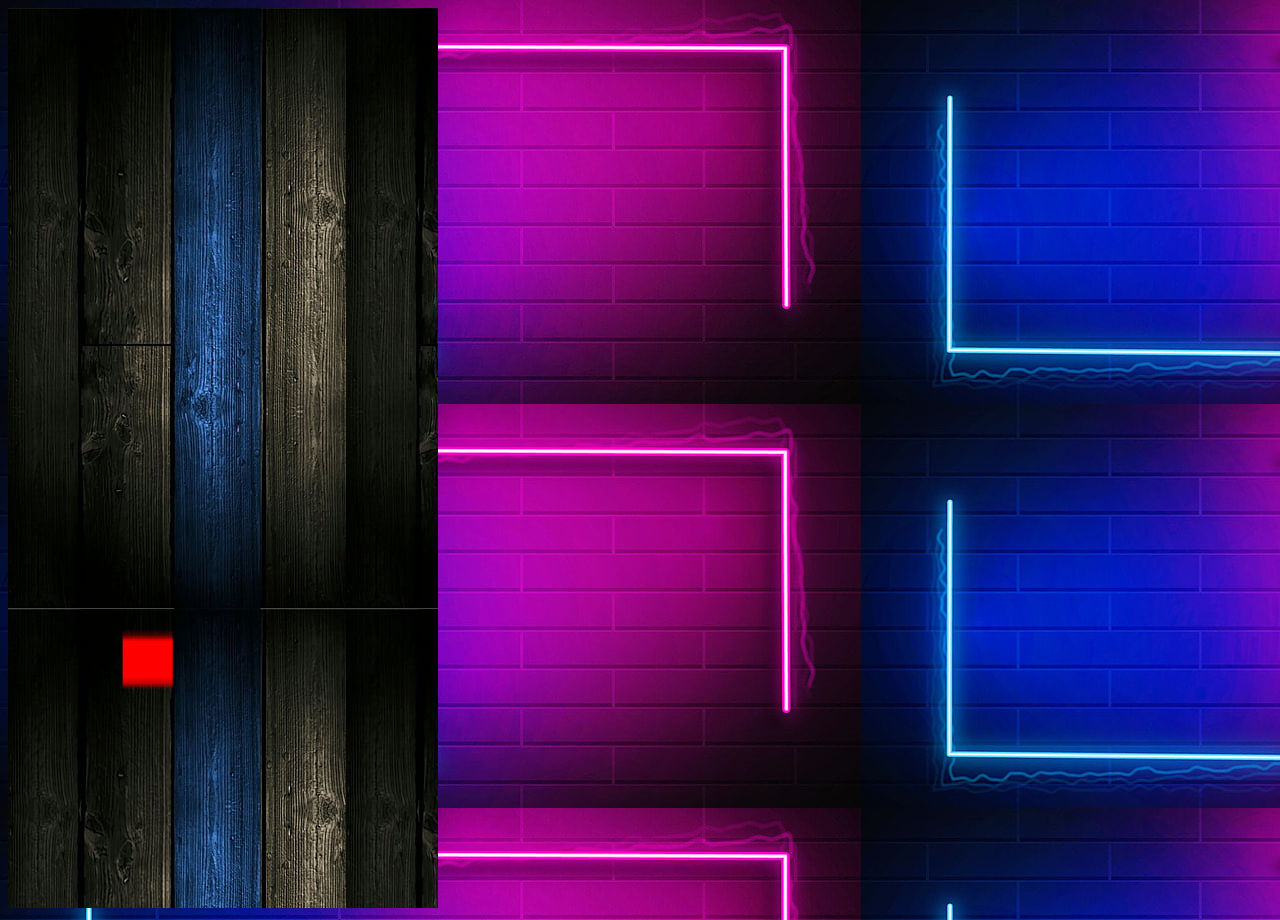
<file: index.html>
<!DOCTYPE html>
<html lang="hu">
<head>
    <meta charset="UTF-8">
    <meta name="viewport" content="width=device-width, initial-scale=1.0">
    <title>Minigame</title>
    <link rel="stylesheet" href="style.css">
</head>
<body  onload = "startGame()">
    <meta name="viewport" content="width=device-width, initial-scale=1.0"/>
    <script src="./script.js"></script>
</body>
</html>
</file>
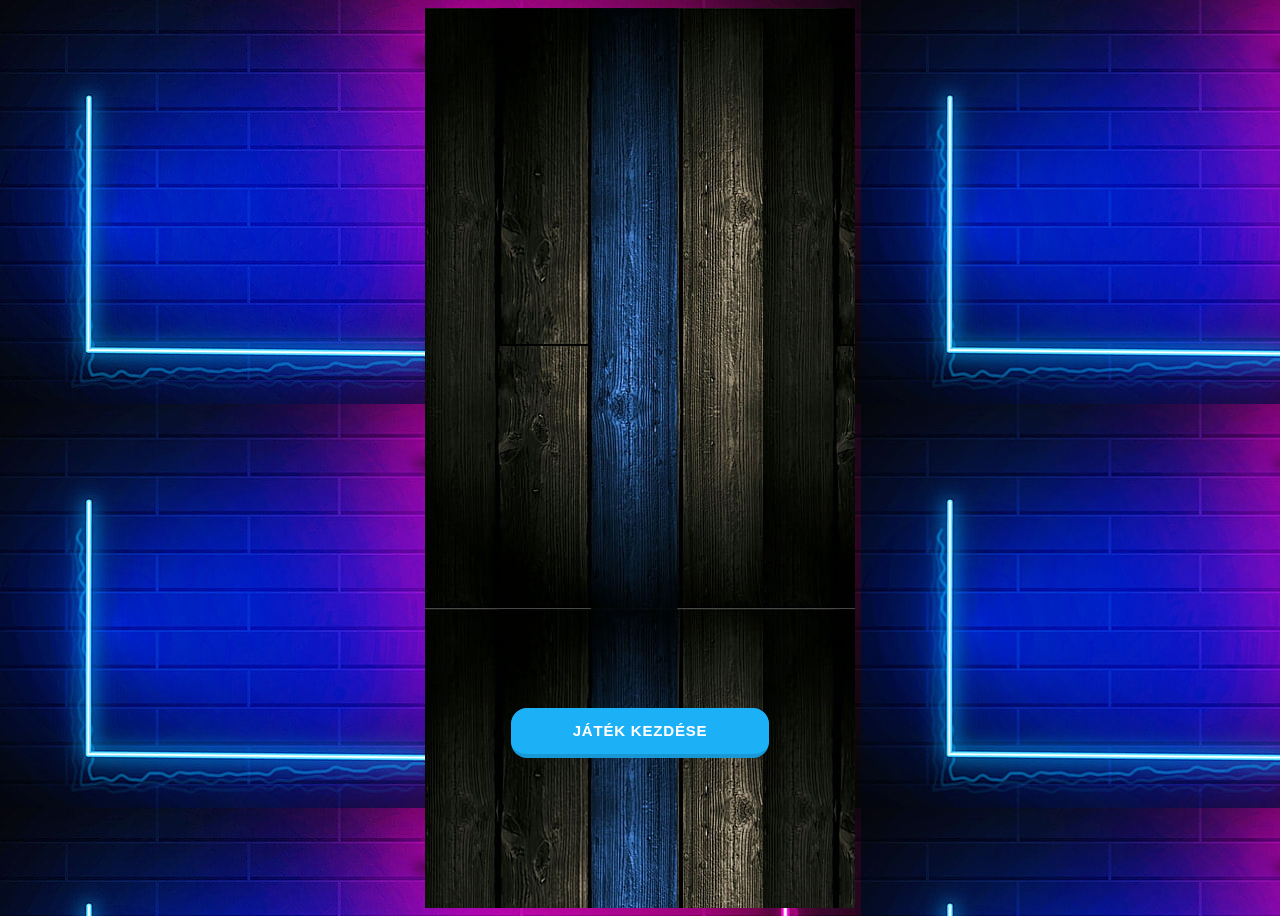
<file: kezdo.html>
<!DOCTYPE html>
<html lang="en">
<head>
    <meta charset="UTF-8">
    <meta name="viewport" content="width=device-width, initial-scale=1.0">
    <title>Kezdo Oldal</title>
    <link rel="stylesheet" href="style.css">
</head>
<body>
    <div class="main">
        <div class="gomb">
            <button class="kezdes">
                Játék kezdése
            </button>
        </div>
    </div>

</body>
</html>
</file>
<file: style.css>
body {
    background-image: url(ideiglenes1.jpg);
}

.main {
    background-image: url(ideiglenes2.jpg);
    width: 430px;
    height: 900px;
    margin-left: auto;
    margin-right: auto;
}

.gomb {
    position: relative;
    width: 60%;
    margin-left: auto;
    margin-right: auto;
    top: 700px;
}

.kezdes {
  appearance: button;
  background-color: #1899D6;
  border: solid transparent;
  border-radius: 16px;
  border-width: 0 0 4px;
  box-sizing: border-box;
  color: #FFFFFF;
  cursor: pointer;
  display: inline-block;
  font-family: din-round,sans-serif;
  font-size: 15px;
  font-weight: 700;
  letter-spacing: .8px;
  line-height: 20px;
  margin: 0;
  outline: none;
  overflow: visible;
  padding: 13px 16px;
  text-align: center;
  text-transform: uppercase;
  touch-action: manipulation;
  transform: translateZ(0);
  transition: filter .2s;
  user-select: none;
  -webkit-user-select: none;
  vertical-align: middle;
  white-space: nowrap;
  width: 100%;
}

.kezdes:after {
  background-clip: padding-box;
  background-color: #1CB0F6;
  border: solid transparent;
  border-radius: 16px;
  border-width: 0 0 4px;
  bottom: -4px;
  content: "";
  left: 0;
  position: absolute;
  right: 0;
  top: 0;
  z-index: -1;
}

.kezdes:focus {
  user-select: auto;
}

.kezdes:hover:not(:disabled) {
  filter: brightness(1.1);
  -webkit-filter: brightness(1.1);
}

.kezdes:disabled {
  cursor: auto;
}

.kezdes:active {
  border-width: 4px 0 0;
  background: none;
}

canvas {
  background-image: url(ideiglenes2.jpg);
  width: 430px;
  height: 900px;
  margin-left: auto;
  margin-right: auto;
}

p {
  color: white;
  margin-left: auto;
  margin-right: auto;
}
</file>
